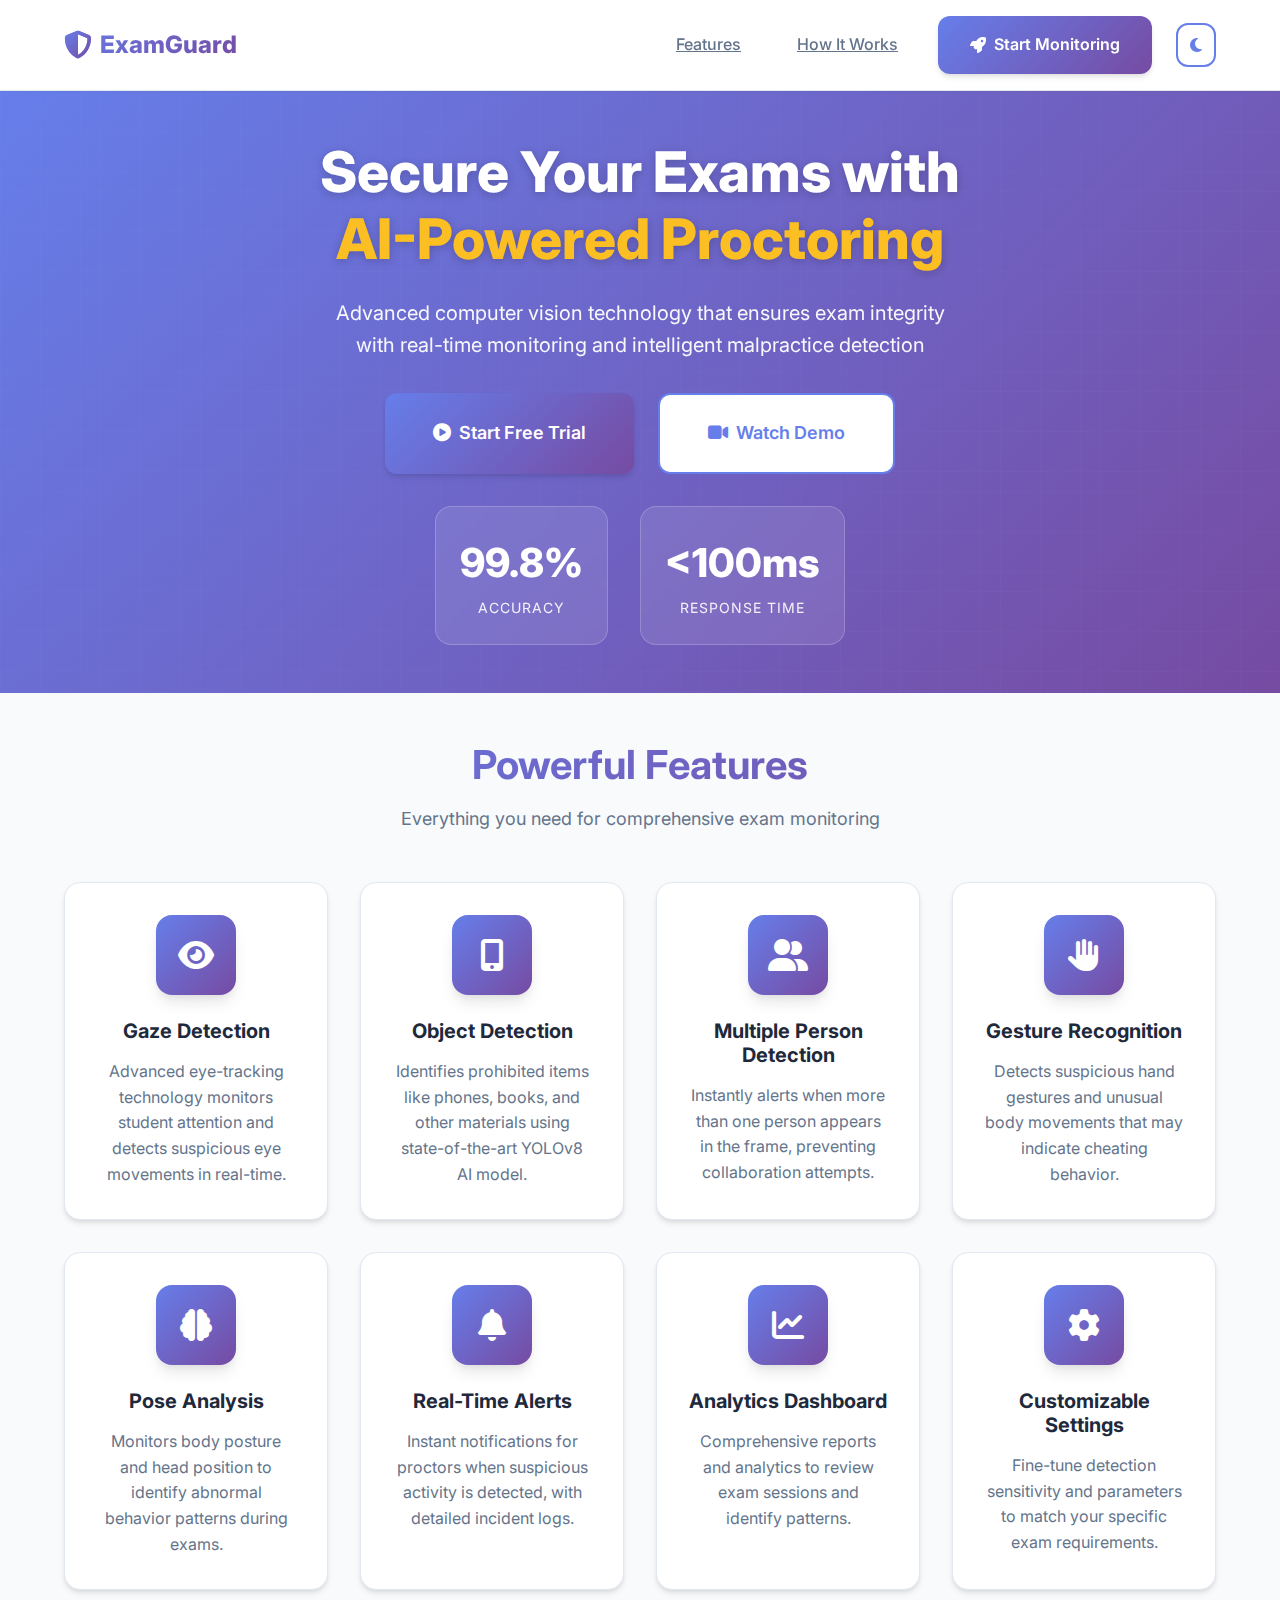
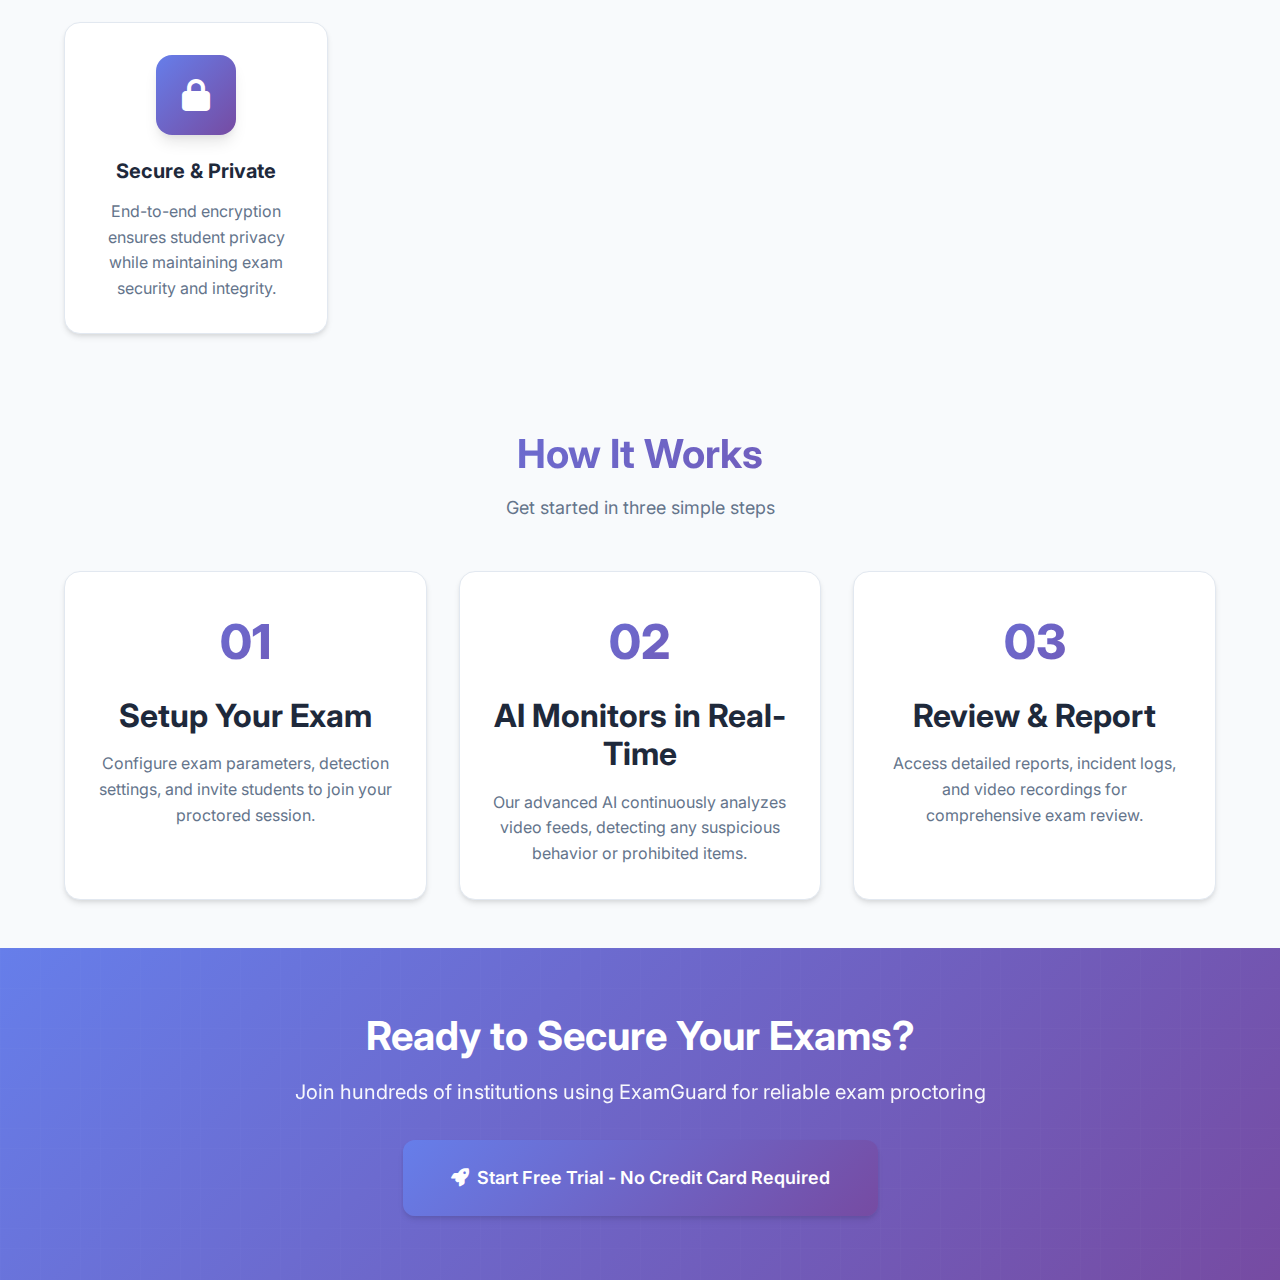
<file: templates/landing.html>
<!DOCTYPE html>
<html lang="en">

<head>
    <meta charset="UTF-8">
    <meta name="viewport" content="width=device-width, initial-scale=1.0">
    <meta name="description"
        content="ExamGuard - AI-Powered Online Exam Proctoring System. Ensure exam integrity with advanced computer vision and real-time monitoring.">
    <meta name="keywords" content="online proctoring, exam monitoring, AI proctoring, exam security">
    <title>ExamGuard - AI-Powered Exam Proctoring System</title>

    <!-- Fonts -->
    <link rel="preconnect" href="https://fonts.googleapis.com">
    <link rel="preconnect" href="https://fonts.gstatic.com" crossorigin>
    <link href="https://fonts.googleapis.com/css2?family=Inter:wght@300;400;500;600;700;800;900&display=swap"
        rel="stylesheet">

    <!-- Font Awesome -->
    <link rel="stylesheet" href="https://cdnjs.cloudflare.com/ajax/libs/font-awesome/6.4.0/css/all.min.css">

    <!-- Custom CSS -->
    <link rel="stylesheet" href="/static/css/style.css">
</head>

<body>
    <!-- Navigation -->
    <nav class="navbar">
        <div class="container">
            <div class="flex" style="justify-content: space-between; align-items: center;">
                <a href="/" class="navbar-brand">
                    <i class="fas fa-shield-halved"></i>
                    ExamGuard
                </a>
                <div class="flex gap-3" style="align-items: center;">
                    <a href="#features" class="nav-link">Features</a>
                    <a href="#how-it-works" class="nav-link">How It Works</a>
                    <a href="/dashboard" class="btn btn-primary">
                        <i class="fas fa-rocket"></i>
                        Start Monitoring
                    </a>
                    <button id="theme-toggle" class="btn btn-secondary" style="padding: 0.75rem;">
                        <i class="fas fa-moon"></i>
                    </button>
                </div>
            </div>
        </div>
    </nav>

    <!-- Hero Section -->
    <section class="hero-section">
        <div class="container">
            <div class="hero-content text-center">
                <h1 class="hero-title">
                    Secure Your Exams with<br>
                    <span style="color: #fbbf24;">AI-Powered Proctoring</span>
                </h1>
                <p class="hero-subtitle">
                    Advanced computer vision technology that ensures exam integrity<br>
                    with real-time monitoring and intelligent malpractice detection
                </p>
                <div class="flex gap-3" style="justify-content: center; margin-top: 2rem;">
                    <a href="/dashboard" class="btn btn-primary btn-lg">
                        <i class="fas fa-play-circle"></i>
                        Start Free Trial
                    </a>
                    <a href="#demo" class="btn btn-secondary btn-lg">
                        <i class="fas fa-video"></i>
                        Watch Demo
                    </a>
                </div>

                <!-- Stats -->
                <div class="hero-stats">
                    <div class="stat-item">
                        <span class="stat-number">99.8%</span>
                        <span class="stat-label">Accuracy</span>
                    </div>
                    <div class="stat-item">
                        <span class="stat-number">&lt;100ms</span>
                        <span class="stat-label">Response Time</span>
                    </div>
                </div>
            </div>
        </div>
    </section>

    <!-- Features Section -->
    <section id="features" class="features-section">
        <div class="container">
            <div class="section-title">
                <h2 class="gradient-text">Powerful Features</h2>
                <p>Everything you need for comprehensive exam monitoring</p>
            </div>

            <div class="grid grid-3">
                <!-- Feature 1 -->
                <div class="card feature-card">
                    <div class="feature-icon">
                        <i class="fas fa-eye"></i>
                    </div>
                    <h3 class="feature-title">Gaze Detection</h3>
                    <p class="feature-description">
                        Advanced eye-tracking technology monitors student attention and detects suspicious eye movements
                        in real-time.
                    </p>
                </div>

                <!-- Feature 2 -->
                <div class="card feature-card">
                    <div class="feature-icon">
                        <i class="fas fa-mobile-alt"></i>
                    </div>
                    <h3 class="feature-title">Object Detection</h3>
                    <p class="feature-description">
                        Identifies prohibited items like phones, books, and other materials using state-of-the-art
                        YOLOv8 AI model.
                    </p>
                </div>

                <!-- Feature 3 -->
                <div class="card feature-card">
                    <div class="feature-icon">
                        <i class="fas fa-user-friends"></i>
                    </div>
                    <h3 class="feature-title">Multiple Person Detection</h3>
                    <p class="feature-description">
                        Instantly alerts when more than one person appears in the frame, preventing collaboration
                        attempts.
                    </p>
                </div>

                <!-- Feature 4 -->
                <div class="card feature-card">
                    <div class="feature-icon">
                        <i class="fas fa-hand-paper"></i>
                    </div>
                    <h3 class="feature-title">Gesture Recognition</h3>
                    <p class="feature-description">
                        Detects suspicious hand gestures and unusual body movements that may indicate cheating behavior.
                    </p>
                </div>

                <!-- Feature 5 -->
                <div class="card feature-card">
                    <div class="feature-icon">
                        <i class="fas fa-brain"></i>
                    </div>
                    <h3 class="feature-title">Pose Analysis</h3>
                    <p class="feature-description">
                        Monitors body posture and head position to identify abnormal behavior patterns during exams.
                    </p>
                </div>

                <!-- Feature 6 -->
                <div class="card feature-card">
                    <div class="feature-icon">
                        <i class="fas fa-bell"></i>
                    </div>
                    <h3 class="feature-title">Real-Time Alerts</h3>
                    <p class="feature-description">
                        Instant notifications for proctors when suspicious activity is detected, with detailed incident
                        logs.
                    </p>
                </div>

                <!-- Feature 7 -->
                <div class="card feature-card">
                    <div class="feature-icon">
                        <i class="fas fa-chart-line"></i>
                    </div>
                    <h3 class="feature-title">Analytics Dashboard</h3>
                    <p class="feature-description">
                        Comprehensive reports and analytics to review exam sessions and identify patterns.
                    </p>
                </div>

                <!-- Feature 8 -->
                <div class="card feature-card">
                    <div class="feature-icon">
                        <i class="fas fa-cog"></i>
                    </div>
                    <h3 class="feature-title">Customizable Settings</h3>
                    <p class="feature-description">
                        Fine-tune detection sensitivity and parameters to match your specific exam requirements.
                    </p>
                </div>

                <!-- Feature 9 -->
                <div class="card feature-card">
                    <div class="feature-icon">
                        <i class="fas fa-lock"></i>
                    </div>
                    <h3 class="feature-title">Secure & Private</h3>
                    <p class="feature-description">
                        End-to-end encryption ensures student privacy while maintaining exam security and integrity.
                    </p>
                </div>
            </div>
        </div>
    </section>

    <!-- How It Works Section -->
    <section id="how-it-works" class="features-section" style="background: var(--bg-light);">
        <div class="container">
            <div class="section-title">
                <h2 class="gradient-text">How It Works</h2>
                <p>Get started in three simple steps</p>
            </div>

            <div class="grid grid-3">
                <div class="card" style="text-align: center;">
                    <div
                        style="font-size: 3rem; font-weight: 800; background: var(--primary-gradient); background-clip: text; -webkit-background-clip: text; -webkit-text-fill-color: transparent; margin-bottom: 1rem;">
                        01
                    </div>
                    <h3 class="mb-2">Setup Your Exam</h3>
                    <p class="text-secondary">
                        Configure exam parameters, detection settings, and invite students to join your proctored
                        session.
                    </p>
                </div>

                <div class="card" style="text-align: center;">
                    <div
                        style="font-size: 3rem; font-weight: 800; background: var(--primary-gradient); background-clip: text; -webkit-background-clip: text; -webkit-text-fill-color: transparent; margin-bottom: 1rem;">
                        02
                    </div>
                    <h3 class="mb-2">AI Monitors in Real-Time</h3>
                    <p class="text-secondary">
                        Our advanced AI continuously analyzes video feeds, detecting any suspicious behavior or
                        prohibited items.
                    </p>
                </div>

                <div class="card" style="text-align: center;">
                    <div
                        style="font-size: 3rem; font-weight: 800; background: var(--primary-gradient); background-clip: text; -webkit-background-clip: text; -webkit-text-fill-color: transparent; margin-bottom: 1rem;">
                        03
                    </div>
                    <h3 class="mb-2">Review & Report</h3>
                    <p class="text-secondary">
                        Access detailed reports, incident logs, and video recordings for comprehensive exam review.
                    </p>
                </div>
            </div>
        </div>
    </section>

    <!-- CTA Section -->
    <section class="hero-section" style="padding: 4rem 0;">
        <div class="container text-center">
            <h2 style="font-size: 2.5rem; margin-bottom: 1rem;">Ready to Secure Your Exams?</h2>
            <p style="font-size: 1.25rem; margin-bottom: 2rem; opacity: 0.95;">
                Join hundreds of institutions using ExamGuard for reliable exam proctoring
            </p>
            <a href="/dashboard" class="btn btn-primary btn-lg">
                <i class="fas fa-rocket"></i>
                Start Free Trial - No Credit Card Required
            </a>
        </div>
    </section>

    <!-- JavaScript -->
    <script>
        // Theme Toggle
        const themeToggle = document.getElementById('theme-toggle');
        const body = document.body;

        // Check for saved theme preference
        const currentTheme = localStorage.getItem('theme') || 'light';
        if (currentTheme === 'dark') {
            body.classList.add('dark-mode');
            themeToggle.innerHTML = '<i class="fas fa-sun"></i>';
        }

        themeToggle.addEventListener('click', () => {
            body.classList.toggle('dark-mode');
            const isDark = body.classList.contains('dark-mode');
            themeToggle.innerHTML = isDark ? '<i class="fas fa-sun"></i>' : '<i class="fas fa-moon"></i>';
            localStorage.setItem('theme', isDark ? 'dark' : 'light');
        });

        // Smooth Scrolling
        document.querySelectorAll('a[href^="#"]').forEach(anchor => {
            anchor.addEventListener('click', function (e) {
                e.preventDefault();
                const target = document.querySelector(this.getAttribute('href'));
                if (target) {
                    target.scrollIntoView({
                        behavior: 'smooth',
                        block: 'start'
                    });
                }
            });
        });

        // Navbar scroll effect
        let lastScroll = 0;
        const navbar = document.querySelector('.navbar');

        window.addEventListener('scroll', () => {
            const currentScroll = window.pageYOffset;

            if (currentScroll > 100) {
                navbar.style.boxShadow = 'var(--shadow-lg)';
            } else {
                navbar.style.boxShadow = 'var(--shadow-sm)';
            }

            lastScroll = currentScroll;
        });

        // Animate elements on scroll
        const observerOptions = {
            threshold: 0.1,
            rootMargin: '0px 0px -50px 0px'
        };

        const observer = new IntersectionObserver((entries) => {
            entries.forEach(entry => {
                if (entry.isIntersecting) {
                    entry.target.style.animation = 'fadeInUp 0.6s ease-out forwards';
                }
            });
        }, observerOptions);

        document.querySelectorAll('.card, .feature-card').forEach(el => {
            observer.observe(el);
        });
    </script>
</body>

</html>
</file>
<file: static/css/style.css>
/* ============================================
   EXAM GUARD - Modern Design System
   ============================================ */

:root {
    /* Primary Color Palette - Vibrant Blues & Purples */
    --primary-gradient: linear-gradient(135deg, #667eea 0%, #764ba2 100%);
    --primary-color: #667eea;
    --primary-dark: #5568d3;
    --secondary-color: #764ba2;
    --accent-color: #f093fb;

    /* Status Colors */
    --success-color: #10b981;
    --warning-color: #f59e0b;
    --danger-color: #ef4444;
    --info-color: #3b82f6;

    /* Neutral Colors */
    --bg-light: #f8fafc;
    --bg-card: #ffffff;
    --text-primary: #1e293b;
    --text-secondary: #64748b;
    --text-muted: #94a3b8;
    --border-color: #e2e8f0;

    /* Dark Mode Colors */
    --dark-bg: #0f172a;
    --dark-card: #1e293b;
    --dark-text: #f1f5f9;
    --dark-border: #334155;

    /* Spacing */
    --spacing-xs: 0.5rem;
    --spacing-sm: 1rem;
    --spacing-md: 1.5rem;
    --spacing-lg: 2rem;
    --spacing-xl: 3rem;

    /* Border Radius */
    --radius-sm: 0.5rem;
    --radius-md: 0.75rem;
    --radius-lg: 1rem;
    --radius-xl: 1.5rem;

    /* Shadows */
    --shadow-sm: 0 1px 2px 0 rgba(0, 0, 0, 0.05);
    --shadow-md: 0 4px 6px -1px rgba(0, 0, 0, 0.1), 0 2px 4px -1px rgba(0, 0, 0, 0.06);
    --shadow-lg: 0 10px 15px -3px rgba(0, 0, 0, 0.1), 0 4px 6px -2px rgba(0, 0, 0, 0.05);
    --shadow-xl: 0 20px 25px -5px rgba(0, 0, 0, 0.1), 0 10px 10px -5px rgba(0, 0, 0, 0.04);
    --shadow-glow: 0 0 20px rgba(102, 126, 234, 0.3);

    /* Transitions */
    --transition-fast: 150ms ease-in-out;
    --transition-base: 300ms ease-in-out;
    --transition-slow: 500ms ease-in-out;
}

/* ============================================
   GLOBAL STYLES
   ============================================ */

* {
    margin: 0;
    padding: 0;
    box-sizing: border-box;
}

body {
    font-family: 'Inter', -apple-system, BlinkMacSystemFont, 'Segoe UI', sans-serif;
    background: var(--bg-light);
    color: var(--text-primary);
    line-height: 1.6;
    overflow-x: hidden;
    transition: background-color var(--transition-base);
}

/* Dark Mode */
body.dark-mode {
    background: var(--dark-bg);
    color: var(--dark-text);
}

body.dark-mode .card,
body.dark-mode .navbar,
body.dark-mode .hero-section {
    background: var(--dark-card);
    border-color: var(--dark-border);
}

body.dark-mode .text-primary {
    color: var(--dark-text) !important;
}

body.dark-mode .text-secondary {
    color: var(--text-muted) !important;
}

/* ============================================
   TYPOGRAPHY
   ============================================ */

h1,
h2,
h3,
h4,
h5,
h6 {
    font-weight: 700;
    line-height: 1.2;
    margin-bottom: var(--spacing-sm);
}

h1 {
    font-size: 3rem;
}

h2 {
    font-size: 2.5rem;
}

h3 {
    font-size: 2rem;
}

h4 {
    font-size: 1.5rem;
}

h5 {
    font-size: 1.25rem;
}

h6 {
    font-size: 1rem;
}

.gradient-text {
    background: var(--primary-gradient);
    background-clip: text;
    -webkit-background-clip: text;
    -webkit-text-fill-color: transparent;
}

.dashboard-title {
    color: var(--text-primary);
}

body.dark-mode .dashboard-title {
    color: var(--dark-text);
}

/* ============================================
   NAVIGATION
   ============================================ */

.navbar {
    background: rgba(255, 255, 255, 0.95);
    backdrop-filter: blur(10px);
    border-bottom: 1px solid var(--border-color);
    padding: var(--spacing-sm) 0;
    position: sticky;
    top: 0;
    z-index: 1000;
    box-shadow: var(--shadow-sm);
    transition: all var(--transition-base);
}

.navbar-brand {
    font-size: 1.5rem;
    font-weight: 800;
    background: var(--primary-gradient);
    -webkit-background-clip: text;
    -webkit-text-fill-color: transparent;
    background-clip: text;
    display: flex;
    align-items: center;
    gap: var(--spacing-xs);
}

.navbar-brand i {
    font-size: 1.75rem;
    background: var(--primary-gradient);
    -webkit-background-clip: text;
    -webkit-text-fill-color: transparent;
}

.nav-link {
    color: var(--text-secondary);
    font-weight: 500;
    padding: var(--spacing-xs) var(--spacing-sm);
    border-radius: var(--radius-sm);
    transition: all var(--transition-fast);
}

.nav-link:hover {
    color: var(--primary-color);
    background: rgba(102, 126, 234, 0.1);
}

/* ============================================
   HERO SECTION
   ============================================ */

.hero-section {
    background: linear-gradient(135deg, #667eea 0%, #764ba2 100%);
    padding: var(--spacing-xl) 0;
    position: relative;
    overflow: hidden;
    color: white;
}

.hero-section::before {
    content: '';
    position: absolute;
    top: 0;
    left: 0;
    right: 0;
    bottom: 0;
    background: url('data:image/svg+xml,<svg width="100" height="100" xmlns="http://www.w3.org/2000/svg"><defs><pattern id="grid" width="40" height="40" patternUnits="userSpaceOnUse"><path d="M 40 0 L 0 0 0 40" fill="none" stroke="rgba(255,255,255,0.1)" stroke-width="1"/></pattern></defs><rect width="100" height="100" fill="url(%23grid)"/></svg>');
    opacity: 0.3;
}

.hero-content {
    position: relative;
    z-index: 1;
}

.hero-title {
    font-size: 3.5rem;
    font-weight: 800;
    margin-bottom: var(--spacing-md);
    text-shadow: 0 2px 10px rgba(0, 0, 0, 0.2);
    animation: fadeInUp 0.8s ease-out;
}

.hero-subtitle {
    font-size: 1.25rem;
    opacity: 0.95;
    margin-bottom: var(--spacing-lg);
    animation: fadeInUp 0.8s ease-out 0.2s backwards;
}

.hero-stats {
    display: flex;
    gap: var(--spacing-lg);
    justify-content: center;
    margin-top: var(--spacing-lg);
    animation: fadeInUp 0.8s ease-out 0.4s backwards;
}

.stat-item {
    text-align: center;
    padding: var(--spacing-md);
    background: rgba(255, 255, 255, 0.1);
    backdrop-filter: blur(10px);
    border-radius: var(--radius-lg);
    border: 1px solid rgba(255, 255, 255, 0.2);
    min-width: 150px;
}

.stat-number {
    font-size: 2.5rem;
    font-weight: 800;
    display: block;
}

.stat-label {
    font-size: 0.875rem;
    opacity: 0.9;
    text-transform: uppercase;
    letter-spacing: 1px;
}

/* ============================================
   BUTTONS
   ============================================ */

.btn {
    padding: var(--spacing-sm) var(--spacing-lg);
    border-radius: var(--radius-md);
    font-weight: 600;
    font-size: 1rem;
    border: none;
    cursor: pointer;
    transition: all var(--transition-base);
    display: inline-flex;
    align-items: center;
    gap: var(--spacing-xs);
    text-decoration: none;
    position: relative;
    overflow: hidden;
}

.btn::before {
    content: '';
    position: absolute;
    top: 50%;
    left: 50%;
    width: 0;
    height: 0;
    border-radius: 50%;
    background: rgba(255, 255, 255, 0.3);
    transform: translate(-50%, -50%);
    transition: width 0.6s, height 0.6s;
}

.btn:hover::before {
    width: 300px;
    height: 300px;
}

.btn-primary {
    background: var(--primary-gradient);
    color: white;
    box-shadow: var(--shadow-md);
}

.btn-primary:hover {
    transform: translateY(-2px);
    box-shadow: var(--shadow-xl), var(--shadow-glow);
}

.btn-secondary {
    background: white;
    color: var(--primary-color);
    border: 2px solid var(--primary-color);
}

.btn-secondary:hover {
    background: var(--primary-color);
    color: white;
    transform: translateY(-2px);
}

.btn-success {
    background: var(--success-color);
    color: white;
}

.btn-danger {
    background: var(--danger-color);
    color: white;
}

.btn-lg {
    padding: var(--spacing-md) var(--spacing-xl);
    font-size: 1.125rem;
}

.btn:disabled {
    opacity: 0.6;
    cursor: not-allowed;
    transform: none !important;
}

/* ============================================
   CARDS
   ============================================ */

.card {
    background: var(--bg-card);
    border-radius: var(--radius-lg);
    padding: var(--spacing-lg);
    box-shadow: var(--shadow-md);
    border: 1px solid var(--border-color);
    transition: all var(--transition-base);
    height: 100%;
}

.card:hover {
    transform: translateY(-5px);
    box-shadow: var(--shadow-xl);
}

.card-header {
    font-size: 1.25rem;
    font-weight: 700;
    margin-bottom: var(--spacing-md);
    display: flex;
    align-items: center;
    gap: var(--spacing-xs);
    color: var(--text-primary);
}

.card-header i {
    color: var(--primary-color);
    font-size: 1.5rem;
}

.card-glass {
    background: rgba(255, 255, 255, 0.7);
    backdrop-filter: blur(10px);
    border: 1px solid rgba(255, 255, 255, 0.3);
}

/* ============================================
   FEATURES SECTION
   ============================================ */

.features-section {
    padding: var(--spacing-xl) 0;
}

.section-title {
    text-align: center;
    margin-bottom: var(--spacing-xl);
}

.section-title h2 {
    font-size: 2.5rem;
    margin-bottom: var(--spacing-sm);
}

.section-title p {
    color: var(--text-secondary);
    font-size: 1.125rem;
}

.feature-card {
    text-align: center;
    padding: var(--spacing-lg);
    height: 100%;
}

.feature-icon {
    width: 80px;
    height: 80px;
    margin: 0 auto var(--spacing-md);
    background: var(--primary-gradient);
    border-radius: var(--radius-lg);
    display: flex;
    align-items: center;
    justify-content: center;
    font-size: 2rem;
    color: white;
    box-shadow: var(--shadow-lg);
    transition: all var(--transition-base);
}

.feature-card:hover .feature-icon {
    transform: scale(1.1) rotate(5deg);
    box-shadow: var(--shadow-xl), var(--shadow-glow);
}

.feature-title {
    font-size: 1.25rem;
    font-weight: 700;
    margin-bottom: var(--spacing-sm);
}

.feature-description {
    color: var(--text-secondary);
}

/* ============================================
   MONITORING DASHBOARD
   ============================================ */

.dashboard-container {
    padding: var(--spacing-lg) 0;
}

.control-panel {
    background: var(--bg-card);
    border-radius: var(--radius-lg);
    padding: var(--spacing-lg);
    margin-bottom: var(--spacing-lg);
    box-shadow: var(--shadow-md);
    border: 1px solid var(--border-color);
}

.control-buttons {
    display: flex;
    gap: var(--spacing-sm);
    flex-wrap: wrap;
}

.video-container {
    position: relative;
    border-radius: var(--radius-lg);
    overflow: hidden;
    background: #000;
    box-shadow: var(--shadow-xl);
}

#video-feed {
    width: 100%;
    height: auto;
    display: block;
    min-height: 400px;
    object-fit: cover;
}

.video-overlay {
    position: absolute;
    top: var(--spacing-sm);
    right: var(--spacing-sm);
    background: rgba(0, 0, 0, 0.7);
    backdrop-filter: blur(10px);
    padding: var(--spacing-xs) var(--spacing-sm);
    border-radius: var(--radius-sm);
    color: white;
    font-size: 0.875rem;
    display: flex;
    align-items: center;
    gap: var(--spacing-xs);
}

.recording-indicator {
    width: 10px;
    height: 10px;
    background: var(--danger-color);
    border-radius: 50%;
    animation: pulse 2s infinite;
}

/* ============================================
   ALERT LOG
   ============================================ */

.alert-log-container {
    max-height: 600px;
    overflow-y: auto;
    padding: var(--spacing-sm);
}

.alert-log-container::-webkit-scrollbar {
    width: 8px;
}

.alert-log-container::-webkit-scrollbar-track {
    background: var(--bg-light);
    border-radius: var(--radius-sm);
}

.alert-log-container::-webkit-scrollbar-thumb {
    background: var(--primary-color);
    border-radius: var(--radius-sm);
}

.alert-item {
    background: linear-gradient(135deg, #fff3cd 0%, #ffe69c 100%);
    border-left: 4px solid var(--warning-color);
    padding: var(--spacing-md);
    margin-bottom: var(--spacing-sm);
    border-radius: var(--radius-md);
    animation: slideInRight 0.3s ease-out;
    box-shadow: var(--shadow-sm);
}

.alert-item.danger {
    background: linear-gradient(135deg, #fee2e2 0%, #fecaca 100%);
    border-left-color: var(--danger-color);
}

.alert-item.success {
    background: linear-gradient(135deg, #d1fae5 0%, #a7f3d0 100%);
    border-left-color: var(--success-color);
}

.alert-header {
    display: flex;
    justify-content: space-between;
    align-items: center;
    margin-bottom: var(--spacing-xs);
}

.alert-title {
    font-weight: 700;
    color: var(--text-primary);
    display: flex;
    align-items: center;
    gap: var(--spacing-xs);
}

.alert-time {
    font-size: 0.75rem;
    color: var(--text-muted);
}

.alert-description {
    color: var(--text-secondary);
    font-size: 0.9rem;
}

.empty-state {
    text-align: center;
    padding: var(--spacing-xl);
    color: var(--text-muted);
}

.empty-state i {
    font-size: 4rem;
    margin-bottom: var(--spacing-md);
    opacity: 0.3;
}

/* ============================================
   FOOTER
   ============================================ */

.footer {
    background: var(--dark-bg);
    color: var(--dark-text);
    padding: var(--spacing-xl) 0 var(--spacing-md);
    margin-top: var(--spacing-xl);
}

.footer-content {
    display: grid;
    grid-template-columns: repeat(auto-fit, minmax(250px, 1fr));
    gap: var(--spacing-lg);
    margin-bottom: var(--spacing-lg);
}

.footer-section h4 {
    margin-bottom: var(--spacing-md);
    color: white;
}

.footer-links {
    list-style: none;
}

.footer-links li {
    margin-bottom: var(--spacing-xs);
}

.footer-links a {
    color: var(--text-muted);
    text-decoration: none;
    transition: color var(--transition-fast);
}

.footer-links a:hover {
    color: var(--primary-color);
}

.footer-bottom {
    border-top: 1px solid var(--dark-border);
    padding-top: var(--spacing-md);
    text-align: center;
    color: var(--text-muted);
}

/* ============================================
   ANIMATIONS
   ============================================ */

@keyframes fadeInUp {
    from {
        opacity: 0;
        transform: translateY(30px);
    }

    to {
        opacity: 1;
        transform: translateY(0);
    }
}

@keyframes slideInRight {
    from {
        opacity: 0;
        transform: translateX(30px);
    }

    to {
        opacity: 1;
        transform: translateX(0);
    }
}

@keyframes pulse {

    0%,
    100% {
        opacity: 1;
    }

    50% {
        opacity: 0.5;
    }
}

@keyframes float {

    0%,
    100% {
        transform: translateY(0);
    }

    50% {
        transform: translateY(-10px);
    }
}

/* ============================================
   RESPONSIVE DESIGN
   ============================================ */

@media (max-width: 768px) {
    h1 {
        font-size: 2rem;
    }

    h2 {
        font-size: 1.75rem;
    }

    .hero-title {
        font-size: 2.5rem;
    }

    .hero-stats {
        flex-direction: column;
        gap: var(--spacing-sm);
    }

    .control-buttons {
        flex-direction: column;
    }

    .btn {
        width: 100%;
        justify-content: center;
    }
}

/* ============================================
   UTILITY CLASSES
   ============================================ */

.container {
    max-width: 1200px;
    margin: 0 auto;
    padding: 0 var(--spacing-md);
}

.text-center {
    text-align: center;
}

.text-primary {
    color: var(--primary-color);
}

.text-secondary {
    color: var(--text-secondary);
}

.text-muted {
    color: var(--text-muted);
}

.mb-1 {
    margin-bottom: var(--spacing-xs);
}

.mb-2 {
    margin-bottom: var(--spacing-sm);
}

.mb-3 {
    margin-bottom: var(--spacing-md);
}

.mb-4 {
    margin-bottom: var(--spacing-lg);
}

.mb-5 {
    margin-bottom: var(--spacing-xl);
}

.mt-1 {
    margin-top: var(--spacing-xs);
}

.mt-2 {
    margin-top: var(--spacing-sm);
}

.mt-3 {
    margin-top: var(--spacing-md);
}

.mt-4 {
    margin-top: var(--spacing-lg);
}

.mt-5 {
    margin-top: var(--spacing-xl);
}

.grid {
    display: grid;
    gap: var(--spacing-lg);
}

.grid-2 {
    grid-template-columns: repeat(auto-fit, minmax(300px, 1fr));
}

.grid-3 {
    grid-template-columns: repeat(auto-fit, minmax(250px, 1fr));
}

.grid-4 {
    grid-template-columns: repeat(auto-fit, minmax(200px, 1fr));
}

.flex {
    display: flex;
}

.flex-center {
    display: flex;
    align-items: center;
    justify-content: center;
}

.gap-1 {
    gap: var(--spacing-xs);
}

.gap-2 {
    gap: var(--spacing-sm);
}

.gap-3 {
    gap: var(--spacing-md);
}

.gap-4 {
    gap: var(--spacing-lg);
}
</file>
